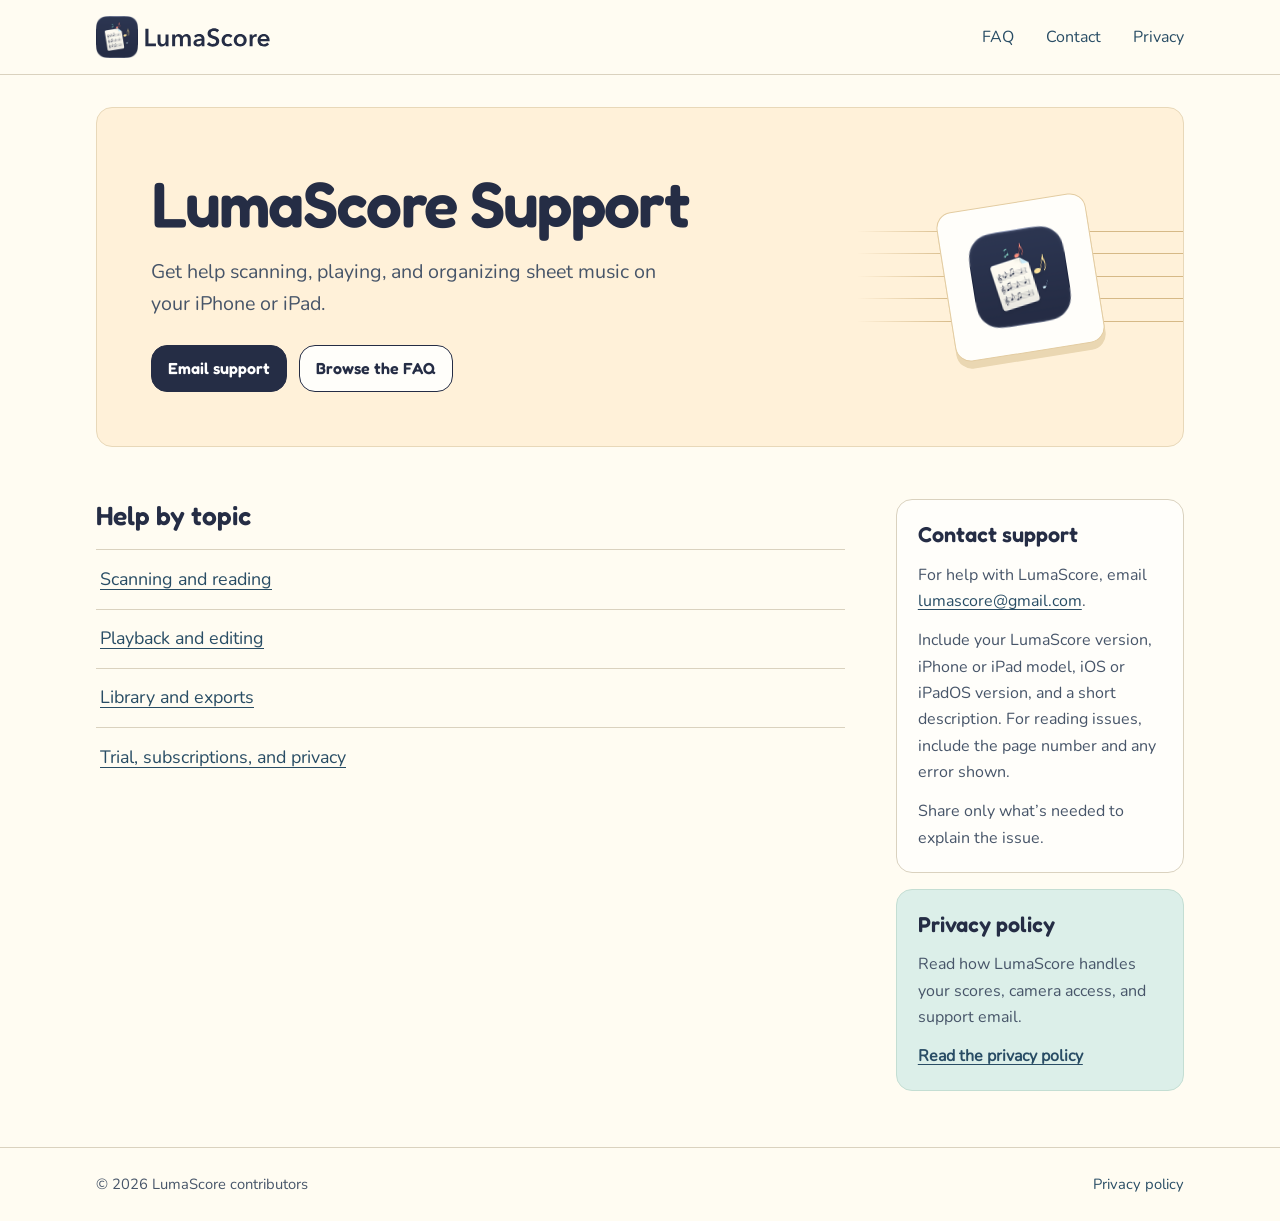
<file: docs/index.html>
<!doctype html>
<html lang="en">
<head>
  <meta charset="utf-8">
  <meta name="viewport" content="width=device-width, initial-scale=1">
  <meta name="description" content="Get help with LumaScore for iPhone and iPad. Contact support and find answers about reading, playing, and saving sheet music.">
  <title>LumaScore Support</title>
  <link rel="icon" href="assets/emblem.png" type="image/png">
  <link rel="stylesheet" href="styles.css">
</head>
<body>
  <a class="skip-link" href="#main">Skip to content</a>
  <header class="site-header">
    <div class="shell header-inner">
      <a class="brand" href="index.html" aria-label="LumaScore support home"><img class="brand-emblem" src="assets/emblem.png" alt=""><img class="wordmark" src="assets/wordmark.svg" alt="LumaScore"></a>
      <nav aria-label="Main navigation"><a href="faq.html">FAQ</a><a href="index.html#contact">Contact</a><a href="privacy.html">Privacy</a></nav>
    </div>
  </header>

  <main id="main" class="shell">
    <section class="hero" aria-labelledby="title">
      <div class="hero-copy">
        <h1 id="title">LumaScore Support</h1>
        <p>Get help scanning, playing, and organizing sheet music on your iPhone or iPad.</p>
        <div class="actions">
          <a class="button primary" href="mailto:lumascore@gmail.com?subject=LumaScore%20support">Email support</a>
          <a class="button secondary" href="faq.html">Browse the FAQ</a>
        </div>
      </div>
      <div class="hero-art" aria-hidden="true"><div class="hero-mark"><img src="assets/emblem.png" alt=""></div></div>
    </section>

    <div class="content-grid">
      <section id="faq" aria-labelledby="faq-heading">
        <h2 id="faq-heading">Help by topic</h2>
        <ul class="topic-links">
            <li><a href="faq.html#reading">Scanning and reading</a></li>
            <li><a href="faq.html#playback">Playback and editing</a></li>
            <li><a href="faq.html#library">Library and exports</a></li>
            <li><a href="faq.html#access">Trial, subscriptions, and privacy</a></li>
        </ul>
      </section>

      <aside class="sidebar" aria-label="Support information">
        <section id="contact" class="card" aria-labelledby="contact-heading">
          <h2 id="contact-heading">Contact support</h2>
          <p>For help with LumaScore, email <a class="email" href="mailto:lumascore@gmail.com?subject=LumaScore%20support">lumascore@gmail.com</a>.</p>
          <p>Include your LumaScore version, iPhone or iPad model, iOS or iPadOS version, and a short description. For reading issues, include the page number and any error shown.</p>
          <p>Share only what’s needed to explain the issue.</p>
        </section>
        <section class="card privacy-card" aria-labelledby="privacy-heading">
          <h2 id="privacy-heading">Privacy policy</h2>
          <p>Read how LumaScore handles your scores, camera access, and support email.</p>
          <a class="card-link" href="privacy.html">Read the privacy policy</a>
        </section>
      </aside>
    </div>
  </main>

  <footer class="site-footer">
    <div class="shell footer-inner"><span>© 2026 LumaScore contributors</span><a href="privacy.html">Privacy policy</a></div>
  </footer>
</body>
</html>
</file>
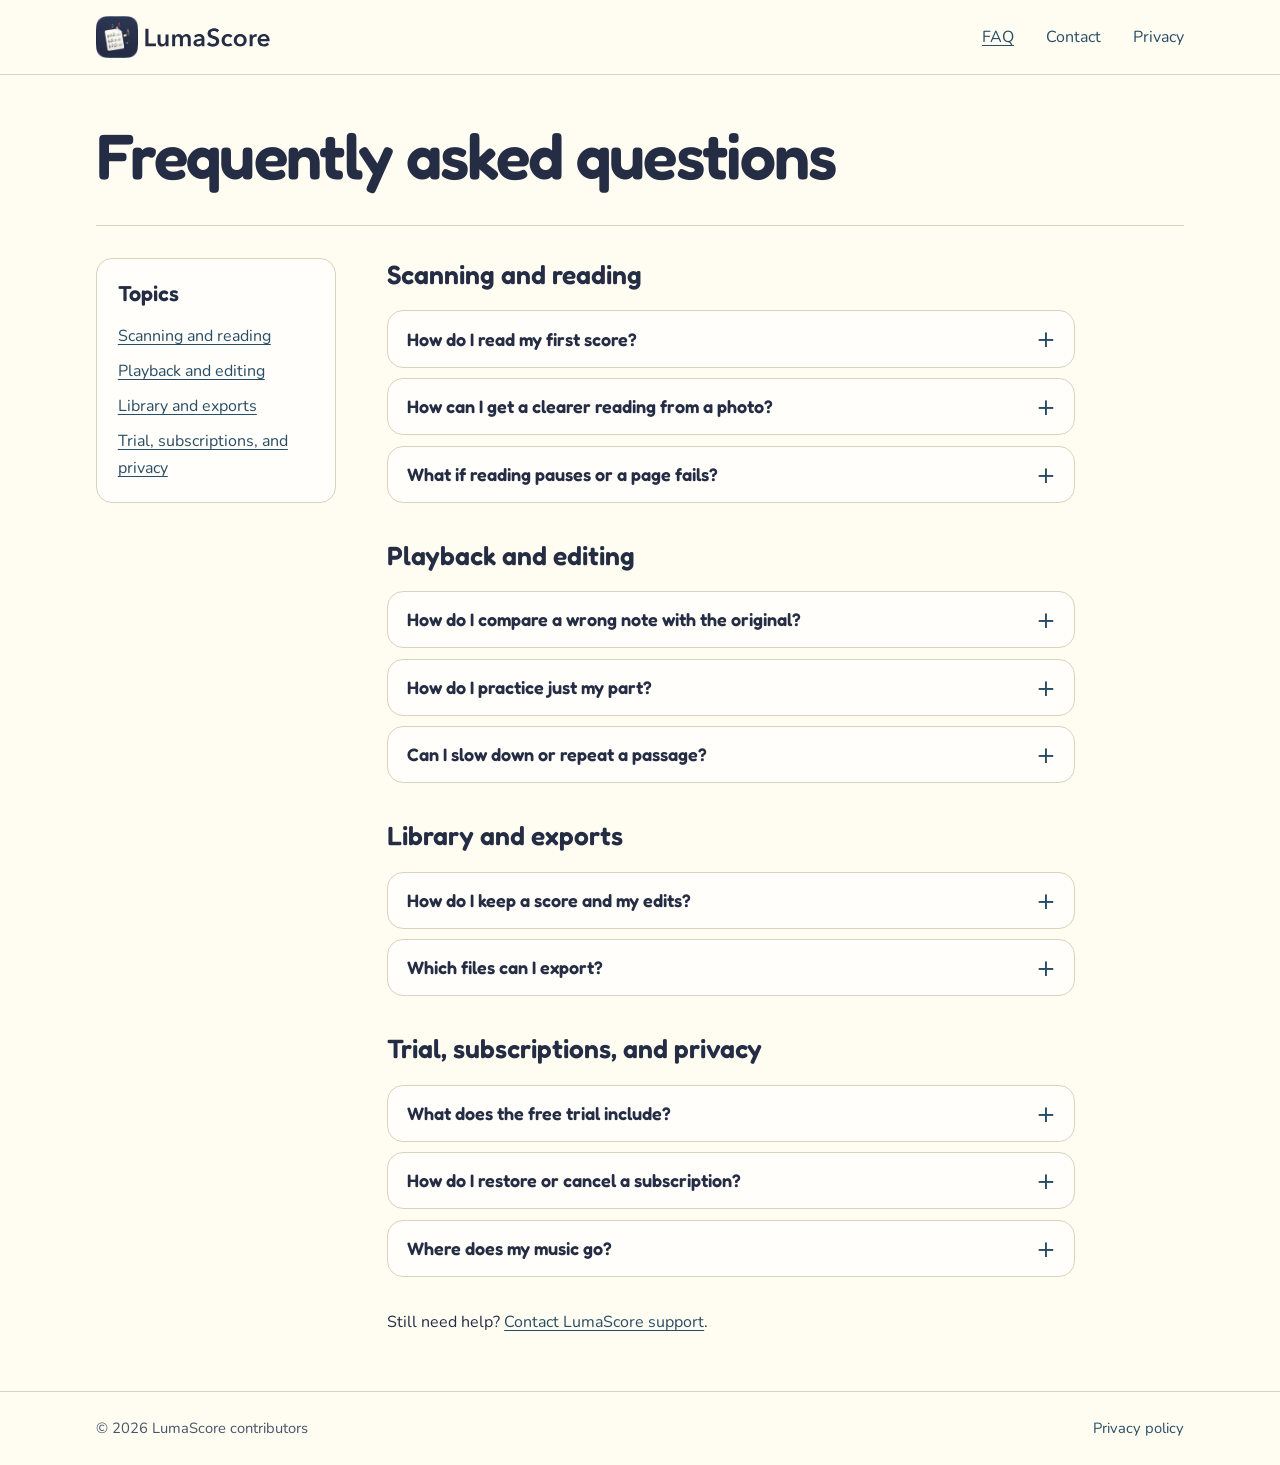
<file: docs/faq.html>
<!doctype html>
<html lang="en">
<head>
  <meta charset="utf-8">
  <meta name="viewport" content="width=device-width, initial-scale=1">
  <meta name="description" content="Answers to questions about scanning sheet music, practicing a part, saving scores, exporting, and managing LumaScore Plus.">
  <title>Frequently asked questions | LumaScore</title>
  <link rel="icon" href="assets/emblem.png" type="image/png">
  <link rel="stylesheet" href="styles.css">
</head>
<body>
  <a class="skip-link" href="#main">Skip to content</a>
  <header class="site-header">
    <div class="shell header-inner">
      <a class="brand" href="index.html" aria-label="LumaScore support home"><img class="brand-emblem" src="assets/emblem.png" alt=""><img class="wordmark" src="assets/wordmark.svg" alt="LumaScore"></a>
      <nav aria-label="Main navigation"><a href="faq.html" aria-current="page">FAQ</a><a href="index.html#contact">Contact</a><a href="privacy.html">Privacy</a></nav>
    </div>
  </header>

  <main id="main" class="shell">
    <section class="privacy-intro"><h1>Frequently asked questions</h1></section>
    <div class="policy-grid">
      <nav class="policy-nav card" aria-label="FAQ topics">
        <h2>Topics</h2>
        <a href="#reading">Scanning and reading</a>
        <a href="#playback">Playback and editing</a>
        <a href="#library">Library and exports</a>
        <a href="#access">Trial, subscriptions, and privacy</a>
      </nav>
      <div class="policy-body faq-body">
        <section aria-labelledby="reading"><h2 id="reading">Scanning and reading</h2>
          <div class="faq">
            <details><summary>How do I read my first score?</summary>
              <p>Tap <strong>Scan score</strong> to photograph a page or <strong>Import PDF</strong> to choose a PDF, JPEG, or PNG from Files. Tap <strong>Read score</strong>. Keep LumaScore open while it reads. You can minimize the reading panel to see the sheet.</p>
            </details>
            <details><summary>How can I get a clearer reading from a photo?</summary>
              <p>Keep the page flat and the camera parallel to it. Include both ends of every staff, use even light, and check that thin lines look sharp. If the sheet is on a computer screen, importing the original PDF avoids screen reflections and stripe patterns.</p>
            </details>
            <details><summary>What if reading pauses or a page fails?</summary>
              <p>Check the message at the bottom of the sheet. If the device is hot, let it cool, then tap <strong>Resume</strong> when available. For a failed page, tap <strong>Retry</strong>. Pages already read remain available.</p>
            </details>
          </div>
        </section>
        <section aria-labelledby="playback"><h2 id="playback">Playback and editing</h2>
          <div class="faq">
            <details><summary>How do I compare a wrong note with the original?</summary>
              <p>Choose <strong>Split</strong> to see the printed page beside the recognized score. Both cursors follow the same musical position. After reading finishes, tap the cursor to inspect or change the notes and their durations.</p>
            </details>
            <details><summary>How do I practice just my part?</summary>
              <p>Switch from <strong>All</strong> to <strong>Play chosen notes</strong>. In Score view, tap individual notes, or tap <strong>Select range</strong> and choose the first and last notes on the same staff. You can scroll between taps. Press <strong>Play</strong> to hear your selection.</p>
            </details>
            <details><summary>Can I slow down or repeat a passage?</summary>
              <p>Open playback options to change the tempo in beats per minute. Turn on the loop button in the playback bar to repeat playback.</p>
            </details>
          </div>
        </section>
        <section aria-labelledby="library"><h2 id="library">Library and exports</h2>
          <div class="faq">
            <details><summary>How do I keep a score and my edits?</summary>
              <p>Open the three-dot menu and choose <strong>Save score</strong>. Give it a name and choose a folder. To find it again, open <strong>Library</strong> on the home screen.</p>
            </details>
            <details><summary>Which files can I export?</summary>
              <p>With LumaScore Plus, open <strong>Export</strong> and choose WAV or MP3 for audio, or MusicXML for editable notation. Select all notes or your chosen notes, then share the file or save it to Files. Export only music you have the right to share.</p>
            </details>
          </div>
        </section>
        <section aria-labelledby="access"><h2 id="access">Trial, subscriptions, and privacy</h2>
          <div class="faq">
            <details><summary>What does the free trial include?</summary>
              <p>The trial lasts seven days and lets you read up to 15 pages per day. Only successfully read pages count. Saved scores remain available after the trial. Plus unlocks unlimited reading and export.</p>
            </details>
            <details><summary>How do I restore or cancel a subscription?</summary>
              <p>Use <strong>Restore purchases</strong> in LumaScore with the Apple Account you used to subscribe. To manage renewal, open Settings on your device, tap your name, then <strong>Subscriptions</strong>. <a href="https://support.apple.com/en-us/118428">Apple’s subscription guide</a>.</p>
            </details>
            <details><summary>Where does my music go?</summary>
              <p>Recognition and playback run on your device and require no LumaScore account. You choose whether to export a file or share it with someone. Read the <a href="privacy.html">privacy policy</a> for details about storage, subscriptions, and support email.</p>
            </details>
          </div>
        </section>
        <p class="help-contact">Still need help? <a href="index.html#contact">Contact LumaScore support</a>.</p>
      </div>
    </div>
  </main>

  <footer class="site-footer">
    <div class="shell footer-inner"><span>© 2026 LumaScore contributors</span><a href="privacy.html">Privacy policy</a></div>
  </footer>
</body>
</html>
</file>
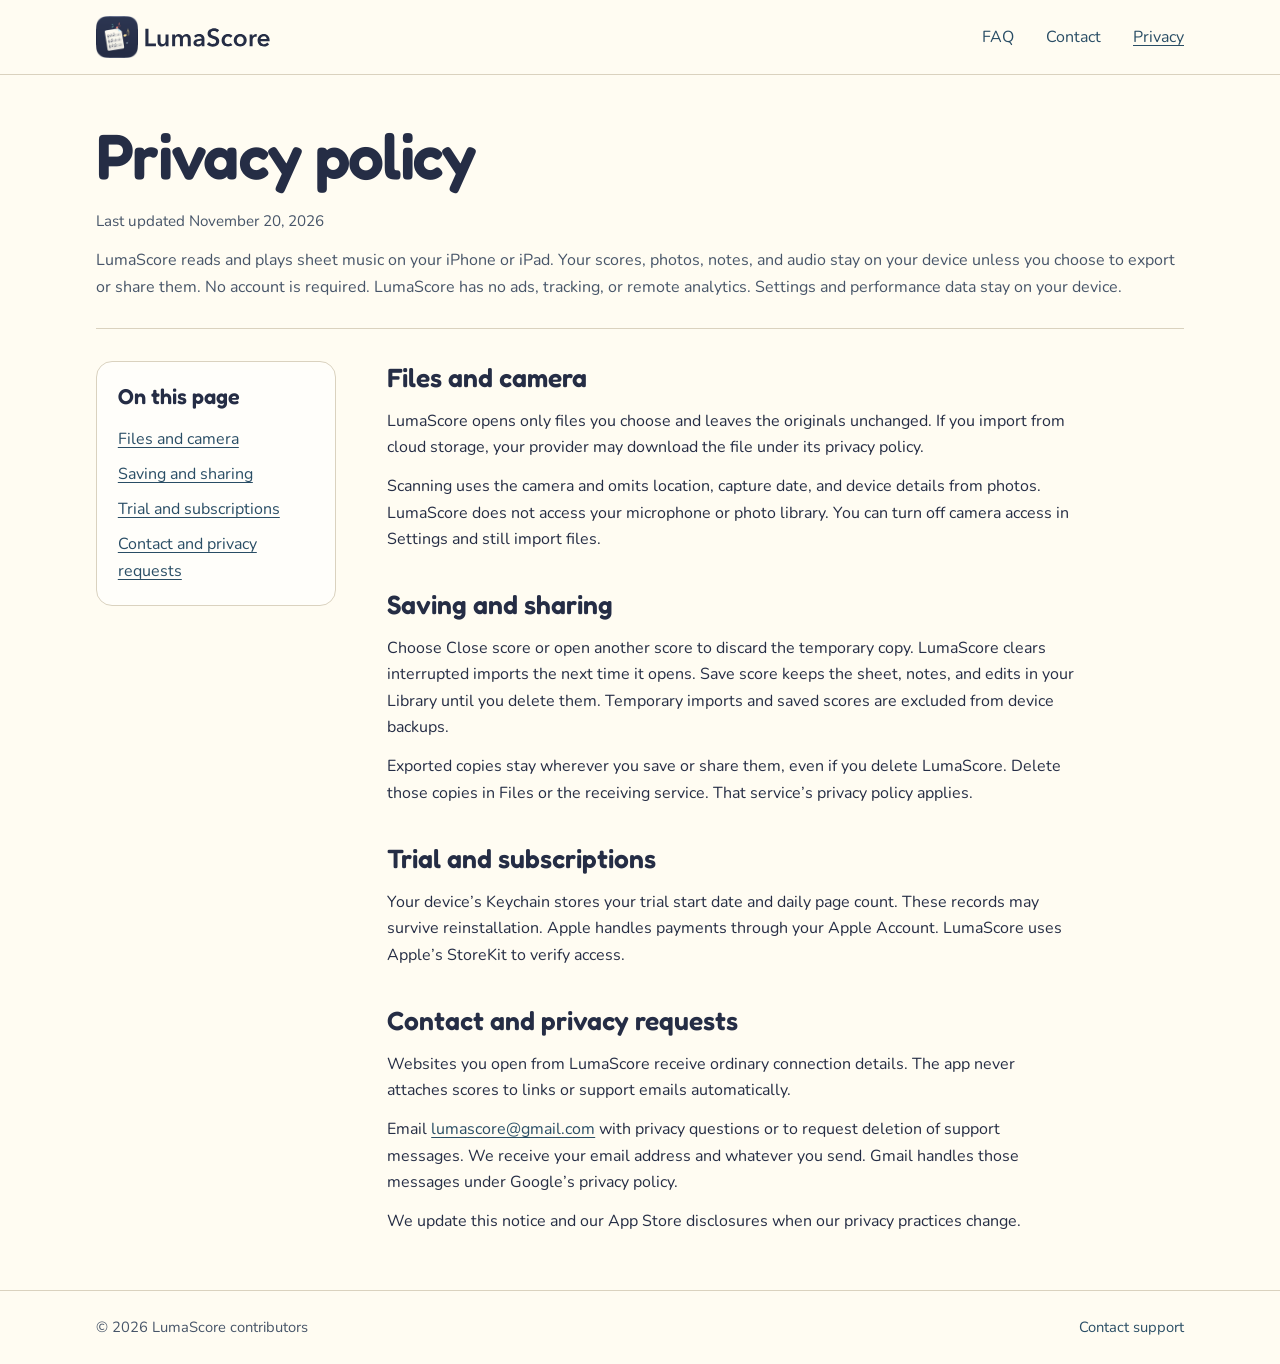
<file: docs/privacy.html>
<!doctype html>
<html lang="en">
<head>
  <meta charset="utf-8">
  <meta name="viewport" content="width=device-width, initial-scale=1">
  <meta name="description" content="Read the privacy policy for LumaScore on iPhone and iPad.">
  <title>Privacy Policy | LumaScore</title>
  <link rel="icon" href="assets/emblem.png" type="image/png">
  <link rel="stylesheet" href="styles.css">
</head>
<body>
  <a class="skip-link" href="#main">Skip to content</a>
  <header class="site-header">
    <div class="shell header-inner">
      <a class="brand" href="index.html" aria-label="LumaScore support home"><img class="brand-emblem" src="assets/emblem.png" alt=""><img class="wordmark" src="assets/wordmark.svg" alt="LumaScore"></a>
      <nav aria-label="Main navigation"><a href="faq.html">FAQ</a><a href="index.html#contact">Contact</a><a href="privacy.html" aria-current="page">Privacy</a></nav>
    </div>
  </header>
  <main id="main" class="shell">
    <section class="privacy-intro" id="processing-on-your-device">
      <h1>Privacy policy</h1>
      <p class="updated">Last updated November 20, 2026</p>
      <p>LumaScore reads and plays sheet music on your iPhone or iPad. Your scores, photos, notes, and audio stay on your device unless you choose to export or share them. No account is required. LumaScore has no ads, tracking, or remote analytics. Settings and performance data stay on your device.</p>
    </section>
    <div class="policy-grid">
      <nav class="policy-nav card" aria-label="Privacy policy sections">
        <h2>On this page</h2>
        <a href="#files-and-camera-access">Files and camera</a>
        <a href="#storage-retention-and-deletion">Saving and sharing</a>
        <a href="#trial-and-subscriptions">Trial and subscriptions</a>
        <a href="#external-links-and-contact">Contact and privacy requests</a>
      </nav>
      <article class="policy-body">
        <section aria-labelledby="files-and-camera-access">
          <h2 id="files-and-camera-access">Files and camera</h2>
          <p>LumaScore opens only files you choose and leaves the originals unchanged. If you import from cloud storage, your provider may download the file under its privacy policy.</p>
          <p>Scanning uses the camera and omits location, capture date, and device details from photos. LumaScore does not access your microphone or photo library. You can turn off camera access in Settings and still import files.</p>
        </section>
        <section aria-labelledby="storage-retention-and-deletion">
          <h2 id="storage-retention-and-deletion">Saving and sharing</h2>
          <p>Choose Close score or open another score to discard the temporary copy. LumaScore clears interrupted imports the next time it opens. Save score keeps the sheet, notes, and edits in your Library until you delete them. Temporary imports and saved scores are excluded from device backups.</p>
          <p id="permissions-and-sharing">Exported copies stay wherever you save or share them, even if you delete LumaScore. Delete those copies in Files or the receiving service. That service’s privacy policy applies.</p>
        </section>
        <section aria-labelledby="trial-and-subscriptions">
          <h2 id="trial-and-subscriptions">Trial and subscriptions</h2>
          <p>Your device’s Keychain stores your trial start date and daily page count. These records may survive reinstallation. Apple handles payments through your Apple Account. LumaScore uses Apple’s StoreKit to verify access.</p>
        </section>
        <section aria-labelledby="external-links-and-contact">
          <h2 id="external-links-and-contact">Contact and privacy requests</h2>
          <p>Websites you open from LumaScore receive ordinary connection details. The app never attaches scores to links or support emails automatically.</p>
          <p>Email <a href="mailto:lumascore@gmail.com?subject=LumaScore%20privacy">lumascore@gmail.com</a> with privacy questions or to request deletion of support messages. We receive your email address and whatever you send. Gmail handles those messages under Google’s privacy policy.</p>
          <p id="changes">We update this notice and our App Store disclosures when our privacy practices change.</p>
        </section>
      </article>
    </div>
  </main>
  <footer class="site-footer">
    <div class="shell footer-inner"><span>© 2026 LumaScore contributors</span><a href="index.html#contact">Contact support</a></div>
  </footer>
</body>
</html>
</file>
<file: docs/styles.css>
@font-face {
  font-family: Fredoka;
  src: url("assets/Fredoka-SemiBold.ttf") format("truetype");
  font-weight: 600;
  font-display: swap;
}
@font-face {
  font-family: Nunito;
  src: url("assets/Nunito-Regular.ttf") format("truetype");
  font-display: swap;
}
:root {
  color-scheme: light;
  --canvas: #fffcf2;
  --ink: #252d45;
  --muted: #475569;
  --paper: #fffefa;
  --line: #dad2bf;
  --teal: #dcefe9;
  --cream: #fff1d9;
  --radius: 16px;
}
*, *::before, *::after { box-sizing: border-box; }
body { margin: 0; color: var(--ink); background: var(--canvas); font: 1rem/1.65 Nunito, system-ui, sans-serif; }
img { max-width: 100%; display: block; }
a { color: #294d65; text-underline-offset: .2em; }
a:hover { color: var(--ink); }
a:focus-visible, summary:focus-visible { outline: 3px solid #336e82; outline-offset: 4px; border-radius: 4px; }
h1, h2, summary { font: 600 1.125rem/1.28 Fredoka, system-ui, sans-serif; margin: 0; }
h1 { font-size: clamp(2.5rem, 5vw, 4.25rem); letter-spacing: -.026em; }
h2 { font-size: 1.65rem; }
p { margin: .8em 0 0; }
[id] { scroll-margin-top: 1.25rem; }
.shell { width: min(100% - 3rem, 68rem); margin-inline: auto; }
.skip-link { position: absolute; top: .5rem; left: 1rem; transform: translateY(-150%); padding: .5rem 1rem; background: white; z-index: 2; }
.skip-link:focus { transform: none; }
.site-header { border-bottom: 1px solid var(--line); }
.header-inner, .footer-inner { display: flex; align-items: center; justify-content: space-between; gap: 1rem; }
.header-inner { min-height: 4.65rem; }
.brand { display: inline-flex; gap: .45rem; align-items: center; flex: 0 1 auto; }
.brand-emblem { width: 2.6rem; height: 2.6rem; }
.wordmark { width: 7.8rem; height: auto; }
.header-inner nav { display: flex; align-items: center; gap: clamp(.75rem, 3vw, 2rem); }
.header-inner nav a, .footer-inner a { padding-block: .6rem; text-decoration: none; }
.header-inner nav a:hover, .header-inner nav [aria-current], .footer-inner a:hover { text-decoration: underline; }
.hero {
  margin-block: 2rem 3.25rem;
  border: 1px solid #e8d8b9;
  border-radius: var(--radius);
  overflow: hidden;
  display: grid;
  grid-template-columns: 1fr minmax(12rem, 30%);
  background: var(--cream);
}
.hero-copy { padding: clamp(1.6rem, 5vw, 3.4rem); }
.hero-copy > p { max-width: 32rem; color: var(--muted); font-size: clamp(1rem, 2vw, 1.23rem); margin-top: .7rem; }
.actions { display: flex; flex-wrap: wrap; gap: .7rem; margin-top: 1.5rem; }
.button { display: inline-flex; align-items: center; justify-content: space-between; gap: .8rem; min-height: 2.95rem; padding: .55rem 1rem; border: 1px solid var(--ink); border-radius: var(--radius); font-family: Fredoka, sans-serif; font-weight: 600; text-decoration: none; }
.primary { color: white; background: var(--ink); }
.primary:hover { color: white; background: #394968; }
.secondary { color: var(--ink); background: var(--paper); }
.secondary:hover { background: var(--teal); }
.hero-art { display: grid; place-items: center; isolation: isolate; position: relative; }
.hero-art::before {
  content: "";
  width: 100%; height: 5.8rem; position: absolute; z-index: -1;
  background: repeating-linear-gradient(to bottom, #d6b987 0 1px, transparent 1px 1.4rem);
  mask-image: linear-gradient(to right, transparent, black 30%);
}
.hero-mark { transform: rotate(-9deg); background: var(--paper); padding: 1.65rem; border: 1px solid #e3cca1; border-radius: var(--radius); box-shadow: 0 .45rem 0 #ead7b2; }
.hero-mark img { width: 6rem; height: 6rem; }
.content-grid, .policy-grid { display: grid; grid-template-columns: minmax(0, 1fr) minmax(15rem, 18rem); gap: clamp(1.5rem, 4vw, 3.5rem); margin-bottom: 3.5rem; }
.faq { margin-top: 1.15rem; display: grid; gap: .65rem; }
.topic-links { list-style: none; margin: 1rem 0 0; padding: 0; }
.topic-links li { border-top: 1px solid var(--line); }
.topic-links a { display: block; padding: .9rem .25rem; font-size: 1.12rem; }
.help-contact { margin-top: 2rem; }
details, .card { background: var(--paper); border: 1px solid var(--line); border-radius: var(--radius); }
summary { cursor: pointer; list-style: none; padding: 1rem 1.15rem; display: flex; justify-content: space-between; align-items: center; gap: 1rem; }
summary::-webkit-details-marker { display: none; }
summary::after { content: "+"; font: 1.45rem/1 system-ui, sans-serif; color: #294d65; }
details[open] summary::after { content: "−"; }
summary:hover { color: #294d65; }
details p { padding: 0 1.15rem 1.1rem; margin-top: -.1rem; color: var(--muted); }
.sidebar { display: grid; gap: 1rem; align-content: start; }
.card { padding: 1.3rem; }
.card h2 { font-size: 1.35rem; }
.card p { color: var(--muted); }
.email { overflow-wrap: anywhere; }
.privacy-card { background: var(--teal); border-color: #c4ded3; }
.card-link { display: inline-block; margin-top: .8rem; font-weight: bold; }
.site-footer { border-top: 1px solid var(--line); color: var(--muted); font-size: .92rem; padding-block: .9rem; }
.privacy-intro { padding-block: 2.5rem 1.75rem; border-bottom: 1px solid var(--line); margin-bottom: 2rem; }
.privacy-intro p { color: var(--muted); }
.updated { font-size: .95rem; }
.policy-grid { grid-template-columns: minmax(12rem, 15rem) minmax(0, 1fr); }
.policy-nav { align-self: start; display: grid; gap: .55rem; }
.policy-nav h2 { margin-bottom: .4rem; }
.policy-body { max-width: 43rem; }
.policy-body section + section { margin-top: 2.25rem; }
@media (max-width: 730px) {
  .shell { width: calc(100% - 2rem); }
  .hero { grid-template-columns: 1fr; margin-bottom: 2rem; }
  .hero-art { display: none; }
  .content-grid, .policy-grid { grid-template-columns: 1fr; gap: 1.5rem; }
  .content-grid { margin-bottom: 2.5rem; }
}
@media (max-width: 370px) {
  .header-inner, .footer-inner { flex-wrap: wrap; justify-content: flex-start; }
  .header-inner { gap: .3rem; padding-block: .55rem; }
  .wordmark { width: 6rem; }
  .header-inner nav { margin-left: auto; gap: .55rem; }
}
</file>
